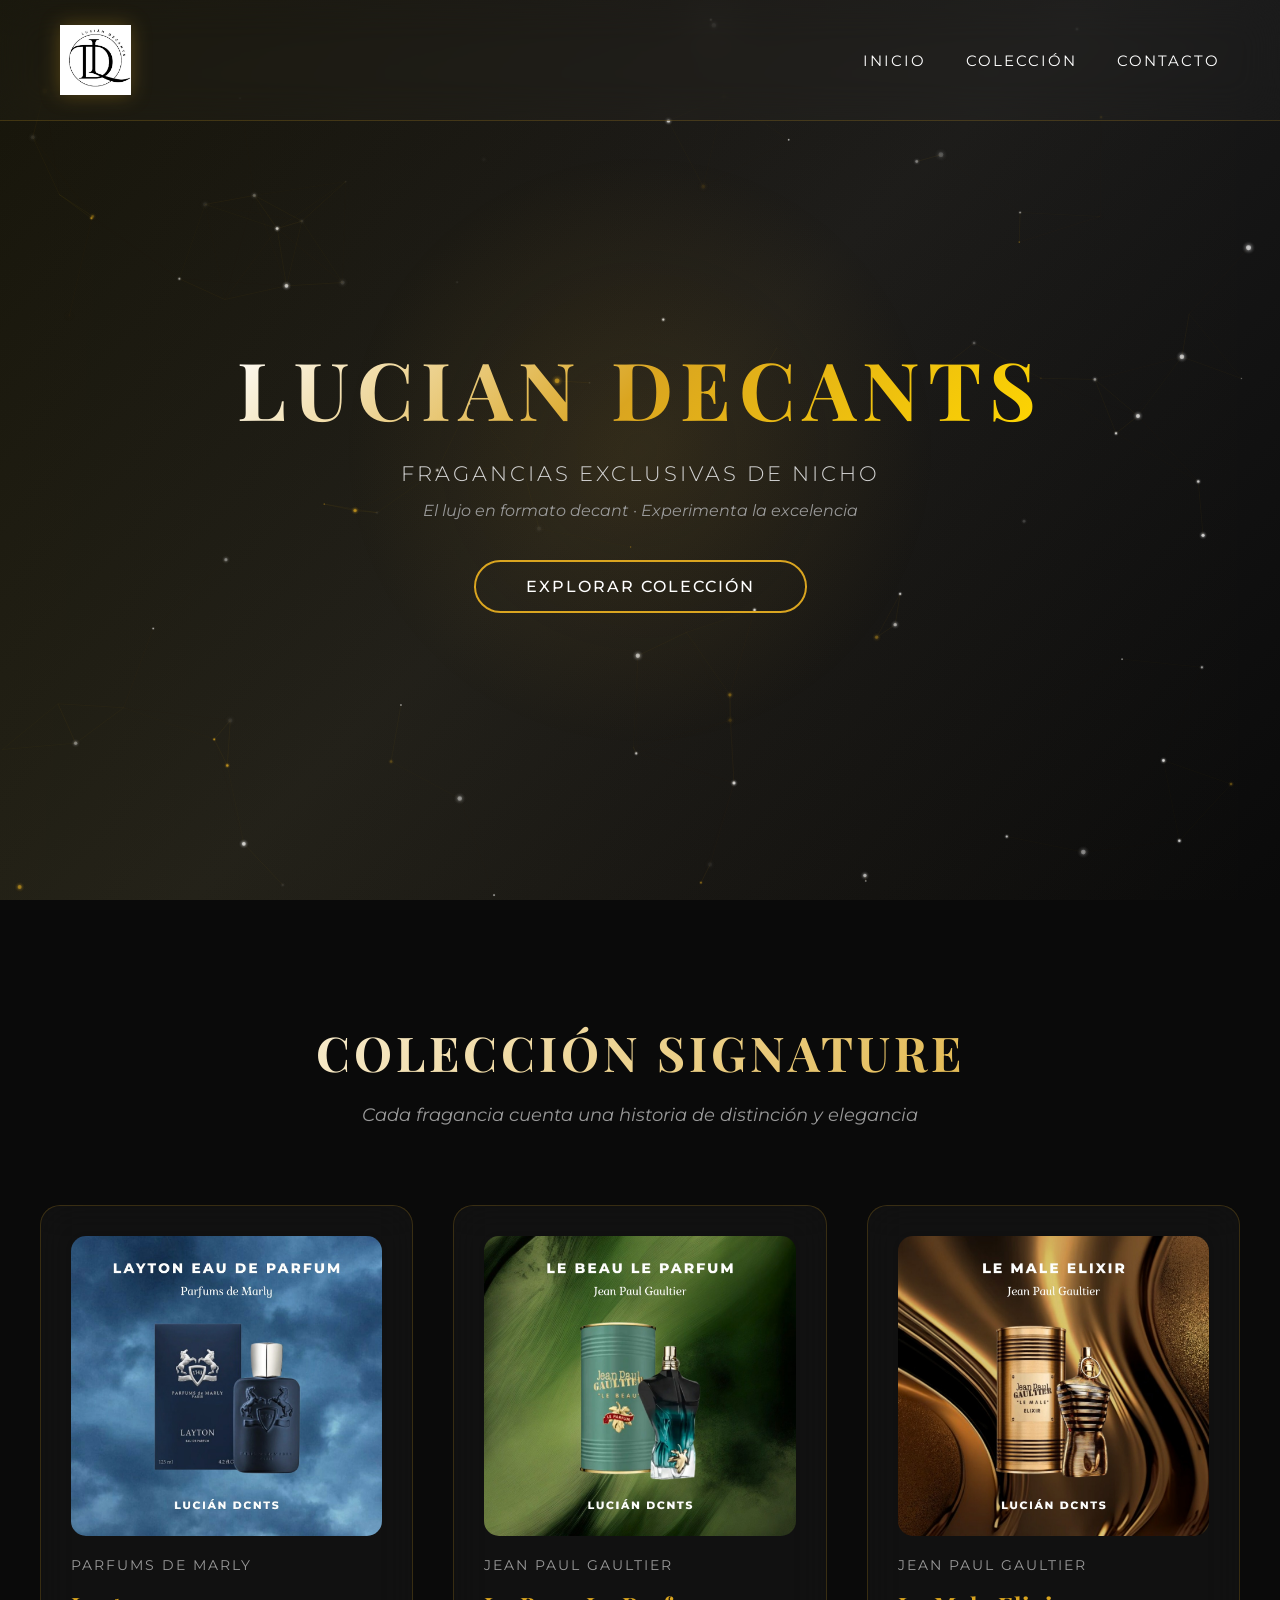
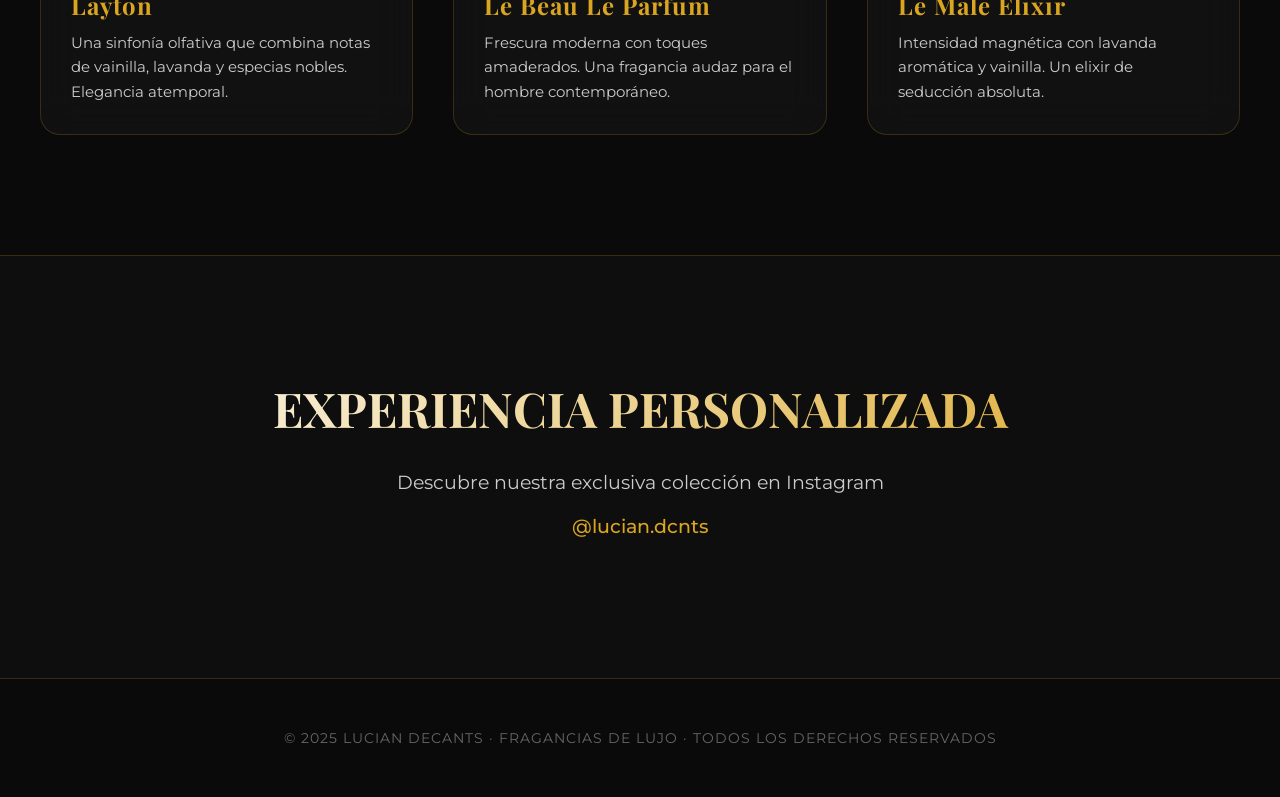
<file: index.html>
<!DOCTYPE html>
<html lang="es">
<head>
  <meta charset="UTF-8" />
  <meta name="viewport" content="width=device-width, initial-scale=1.0" />
  <title>Lucian Decants - Perfumería de Lujo</title>
  <link href="https://fonts.googleapis.com/css2?family=Playfair+Display:wght@400;500;700&family=Montserrat:wght@300;400;500&display=swap" rel="stylesheet">
  <style>
    * {
      margin: 0;
      padding: 0;
      box-sizing: border-box;
    }

    body {
      font-family: 'Montserrat', sans-serif;
      background: #0a0a0a;
      color: #fff;
      overflow-x: hidden;
    }

    /* Fondo animado de lujo con gradiente dorado */
    .luxury-bg {
      position: fixed;
      top: 0;
      left: 0;
      width: 100%;
      height: 100%;
      z-index: -2;
      background: linear-gradient(135deg, #0a0a0a 0%, #1a1a1a 50%, #0a0a0a 100%);
    }

    .luxury-bg::before {
      content: '';
      position: absolute;
      top: 0;
      left: -100%;
      width: 200%;
      height: 100%;
      background: linear-gradient(90deg, 
        transparent 0%, 
        rgba(218, 165, 32, 0.03) 25%,
        rgba(255, 215, 0, 0.05) 50%,
        rgba(218, 165, 32, 0.03) 75%,
        transparent 100%);
      animation: luxuryShine 15s ease-in-out infinite;
    }

    @keyframes luxuryShine {
      0%, 100% { transform: translateX(0); }
      50% { transform: translateX(50%); }
    }

    /* Canvas de partículas mejorado */
    canvas#particles {
      position: fixed;
      top: 0;
      left: 0;
      width: 100%;
      height: 100%;
      z-index: -1;
    }

    /* Header elegante */
    header {
      display: flex;
      justify-content: space-between;
      align-items: center;
      padding: 25px 60px;
      background: rgba(255, 255, 255, 0.02);
      backdrop-filter: blur(20px);
      border-bottom: 1px solid rgba(218, 165, 32, 0.2);
      position: fixed;
      width: 100%;
      top: 0;
      z-index: 1000;
      animation: slideDown 0.8s ease-out;
    }

    @keyframes slideDown {
      from {
        transform: translateY(-100px);
        opacity: 0;
      }
      to {
        transform: translateY(0);
        opacity: 1;
      }
    }

    .logo {
      height: 70px;
      filter: drop-shadow(0 0 10px rgba(218, 165, 32, 0.3));
      transition: transform 0.3s ease;
    }

    .logo:hover {
      transform: scale(1.05);
    }

    nav {
      display: flex;
      gap: 40px;
    }

    nav a {
      color: #fff;
      text-decoration: none;
      font-weight: 400;
      font-size: 0.95rem;
      letter-spacing: 2px;
      text-transform: uppercase;
      position: relative;
      transition: color 0.3s ease;
    }

    nav a::after {
      content: '';
      position: absolute;
      bottom: -5px;
      left: 0;
      width: 0;
      height: 1px;
      background: linear-gradient(90deg, #daa520, #ffd700);
      transition: width 0.4s ease;
    }

    nav a:hover {
      color: #daa520;
    }

    nav a:hover::after {
      width: 100%;
    }

    /* Hero Section Ultra Lujoso */
    .hero {
      min-height: 100vh;
      display: flex;
      flex-direction: column;
      justify-content: center;
      align-items: center;
      text-align: center;
      padding: 150px 20px 100px;
      position: relative;
      overflow: hidden;
    }

    .hero::before {
      content: '';
      position: absolute;
      top: 50%;
      left: 50%;
      transform: translate(-50%, -50%);
      width: 600px;
      height: 600px;
      background: radial-gradient(circle, rgba(218, 165, 32, 0.1) 0%, transparent 70%);
      animation: pulse 4s ease-in-out infinite;
    }

    @keyframes pulse {
      0%, 100% { transform: translate(-50%, -50%) scale(1); opacity: 0.5; }
      50% { transform: translate(-50%, -50%) scale(1.2); opacity: 0.8; }
    }

    .hero-content {
      position: relative;
      z-index: 1;
      animation: fadeInUp 1s ease-out 0.3s backwards;
    }

    @keyframes fadeInUp {
      from {
        opacity: 0;
        transform: translateY(50px);
      }
      to {
        opacity: 1;
        transform: translateY(0);
      }
    }

    .hero h1 {
      font-family: 'Playfair Display', serif;
      font-size: 5rem;
      font-weight: 700;
      letter-spacing: 8px;
      background: linear-gradient(135deg, #ffffff 0%, #daa520 50%, #ffd700 100%);
      -webkit-background-clip: text;
      -webkit-text-fill-color: transparent;
      background-clip: text;
      margin-bottom: 20px;
      animation: fadeInUp 1s ease-out 0.5s backwards;
    }

    .hero .tagline {
      font-size: 1.3rem;
      font-weight: 300;
      letter-spacing: 3px;
      color: #d4d4d4;
      margin-bottom: 15px;
      animation: fadeInUp 1s ease-out 0.7s backwards;
    }

    .hero .subtitle {
      font-size: 1rem;
      color: #999;
      margin-bottom: 40px;
      font-style: italic;
      animation: fadeInUp 1s ease-out 0.9s backwards;
    }

    .btn {
      display: inline-block;
      padding: 15px 50px;
      background: transparent;
      border: 2px solid #daa520;
      border-radius: 50px;
      color: #fff;
      text-decoration: none;
      font-weight: 500;
      letter-spacing: 2px;
      text-transform: uppercase;
      position: relative;
      overflow: hidden;
      transition: all 0.4s ease;
      animation: fadeInUp 1s ease-out 1.1s backwards;
    }

    .btn::before {
      content: '';
      position: absolute;
      top: 0;
      left: -100%;
      width: 100%;
      height: 100%;
      background: linear-gradient(90deg, transparent, rgba(218, 165, 32, 0.3), transparent);
      transition: left 0.5s ease;
    }

    .btn:hover::before {
      left: 100%;
    }

    .btn:hover {
      background: rgba(218, 165, 32, 0.2);
      transform: translateY(-3px);
      box-shadow: 0 10px 30px rgba(218, 165, 32, 0.3);
    }

    /* Sección de Perfumes Premium */
    #perfumes {
      padding: 120px 20px;
      position: relative;
    }

    #perfumes h2 {
      font-family: 'Playfair Display', serif;
      font-size: 3rem;
      text-align: center;
      margin-bottom: 20px;
      letter-spacing: 4px;
      background: linear-gradient(135deg, #ffffff, #daa520);
      -webkit-background-clip: text;
      -webkit-text-fill-color: transparent;
      background-clip: text;
    }

    .section-subtitle {
      text-align: center;
      color: #999;
      font-size: 1.1rem;
      margin-bottom: 80px;
      font-style: italic;
    }

    .perfume-grid {
      display: grid;
      grid-template-columns: repeat(auto-fit, minmax(280px, 1fr));
      gap: 40px;
      max-width: 1200px;
      margin: 0 auto;
    }

    .card {
      background: rgba(255, 255, 255, 0.03);
      backdrop-filter: blur(20px);
      border-radius: 20px;
      padding: 30px;
      border: 1px solid rgba(218, 165, 32, 0.2);
      transition: all 0.5s ease;
      cursor: pointer;
      opacity: 0;
      transform: translateY(50px);
      animation: cardFadeIn 0.8s ease-out forwards;
    }

    .card:nth-child(1) { animation-delay: 0.2s; }
    .card:nth-child(2) { animation-delay: 0.4s; }
    .card:nth-child(3) { animation-delay: 0.6s; }

    @keyframes cardFadeIn {
      to {
        opacity: 1;
        transform: translateY(0);
      }
    }

    .card:hover {
      transform: translateY(-15px) scale(1.02);
      border-color: rgba(218, 165, 32, 0.5);
      box-shadow: 0 20px 60px rgba(218, 165, 32, 0.2);
      background: rgba(255, 255, 255, 0.05);
    }

    .card-img-container {
      width: 100%;
      height: 300px;
      overflow: hidden;
      border-radius: 15px;
      margin-bottom: 20px;
      position: relative;
      background: rgba(0, 0, 0, 0.3);
    }

    .card-img-container::after {
      content: '';
      position: absolute;
      top: 0;
      left: -100%;
      width: 100%;
      height: 100%;
      background: linear-gradient(90deg, transparent, rgba(255, 255, 255, 0.1), transparent);
      transition: left 0.5s ease;
    }

    .card:hover .card-img-container::after {
      left: 100%;
    }

    .card img {
      width: 100%;
      height: 100%;
      object-fit: cover;
      transition: transform 0.5s ease;
    }

    .card:hover img {
      transform: scale(1.1);
    }

    .card h3 {
      font-family: 'Playfair Display', serif;
      font-size: 1.5rem;
      margin-bottom: 10px;
      color: #daa520;
      letter-spacing: 1px;
    }

    .card-brand {
      color: #999;
      font-size: 0.9rem;
      letter-spacing: 2px;
      text-transform: uppercase;
      margin-bottom: 15px;
    }

    .card-description {
      color: #ccc;
      font-size: 0.95rem;
      line-height: 1.6;
    }

    /* Contacto Elegante */
    #contacto {
      padding: 120px 20px;
      text-align: center;
      background: rgba(255, 255, 255, 0.02);
      border-top: 1px solid rgba(218, 165, 32, 0.2);
      border-bottom: 1px solid rgba(218, 165, 32, 0.2);
    }

    #contacto h2 {
      font-family: 'Playfair Display', serif;
      font-size: 3rem;
      margin-bottom: 30px;
      background: linear-gradient(135deg, #ffffff, #daa520);
      -webkit-background-clip: text;
      -webkit-text-fill-color: transparent;
      background-clip: text;
    }

    #contacto p {
      font-size: 1.2rem;
      color: #ccc;
      margin-bottom: 20px;
    }

    #contacto a {
      color: #daa520;
      text-decoration: none;
      font-weight: 500;
      transition: all 0.3s ease;
      position: relative;
    }

    #contacto a:hover {
      color: #ffd700;
      text-shadow: 0 0 20px rgba(218, 165, 32, 0.5);
    }

    /* Footer */
    footer {
      text-align: center;
      padding: 50px 20px;
      color: #666;
      font-size: 0.9rem;
      letter-spacing: 1px;
    }

    /* Responsive */
    @media (max-width: 768px) {
      header {
        padding: 20px 30px;
        flex-direction: column;
        gap: 20px;
      }

      nav {
        gap: 20px;
      }

      .hero h1 {
        font-size: 3rem;
        letter-spacing: 4px;
      }

      .hero .tagline {
        font-size: 1.1rem;
      }

      #perfumes h2, #contacto h2 {
        font-size: 2rem;
      }

      .perfume-grid {
        grid-template-columns: 1fr;
      }
    }
  </style>
</head>
<body>
  <div class="luxury-bg"></div>
  <canvas id="particles"></canvas>

  <header>
    <img src="logo.png" alt="Lucian Decants" class="logo" />
    <nav>
      <a href="#inicio">Inicio</a>
      <a href="#perfumes">Colección</a>
      <a href="#contacto">Contacto</a>
    </nav>
  </header>

  <section id="inicio" class="hero">
    <div class="hero-content">
      <h1>LUCIAN DECANTS</h1>
      <p class="tagline">FRAGANCIAS EXCLUSIVAS DE NICHO</p>
      <p class="subtitle">El lujo en formato decant · Experimenta la excelencia</p>
      <a href="#perfumes" class="btn">Explorar Colección</a>
    </div>
  </section>

  <section id="perfumes">
    <h2>COLECCIÓN SIGNATURE</h2>
    <p class="section-subtitle">Cada fragancia cuenta una historia de distinción y elegancia</p>
    <div class="perfume-grid">
      <div class="card">
        <div class="card-img-container">
          <img src="perfume1.jpg" alt="Layton Eau De Parfum">
        </div>
        <p class="card-brand">PARFUMS DE MARLY</p>
        <h3>Layton</h3>
        <p class="card-description">Una sinfonía olfativa que combina notas de vainilla, lavanda y especias nobles. Elegancia atemporal.</p>
      </div>
      <div class="card">
        <div class="card-img-container">
          <img src="perfume2.jpg" alt="Le Beau Le Parfum">
        </div>
        <p class="card-brand">JEAN PAUL GAULTIER</p>
        <h3>Le Beau Le Parfum</h3>
        <p class="card-description">Frescura moderna con toques amaderados. Una fragancia audaz para el hombre contemporáneo.</p>
      </div>
      <div class="card">
        <div class="card-img-container">
          <img src="perfume3.jpg" alt="Le Male Elixir">
        </div>
        <p class="card-brand">JEAN PAUL GAULTIER</p>
        <h3>Le Male Elixir</h3>
        <p class="card-description">Intensidad magnética con lavanda aromática y vainilla. Un elixir de seducción absoluta.</p>
      </div>

    </div>
  </section>

  <section id="contacto">
    <h2>EXPERIENCIA PERSONALIZADA</h2>
    <p>Descubre nuestra exclusiva colección en Instagram</p>
    <p><a href="https://instagram.com/lucian.dcnts" target="_blank">@lucian.dcnts</a></p>
  </section>

  <footer>
    <p>© 2025 LUCIAN DECANTS · FRAGANCIAS DE LUJO · TODOS LOS DERECHOS RESERVADOS</p>
  </footer>

  <script>
    // Sistema de partículas mejorado con efecto dorado
    const canvas = document.getElementById('particles');
    const ctx = canvas.getContext('2d');
    let particlesArray = [];

    canvas.width = window.innerWidth;
    canvas.height = window.innerHeight;

    window.addEventListener('resize', () => {
      canvas.width = window.innerWidth;
      canvas.height = window.innerHeight;
      init();
    });

    class Particle {
      constructor(x, y, size, speedX, speedY, color) {
        this.x = x;
        this.y = y;
        this.size = size;
        this.speedX = speedX;
        this.speedY = speedY;
        this.alpha = Math.random() * 0.5 + 0.3;
        this.color = color;
        this.pulseSpeed = Math.random() * 0.02 + 0.01;
        this.pulsePhase = Math.random() * Math.PI * 2;
      }

      update() {
        this.x += this.speedX * 0.15;
        this.y += this.speedY * 0.15;
        
        // Rebote suave
        if (this.x < 0 || this.x > canvas.width) this.speedX *= -1;
        if (this.y < 0 || this.y > canvas.height) this.speedY *= -1;
        
        // Pulsación
        this.pulsePhase += this.pulseSpeed;
        this.alpha = 0.3 + Math.sin(this.pulsePhase) * 0.3;
      }

      draw() {
        // Efecto de resplandor
        const gradient = ctx.createRadialGradient(this.x, this.y, 0, this.x, this.y, this.size * 3);
        gradient.addColorStop(0, this.color.replace('ALPHA', this.alpha));
        gradient.addColorStop(0.5, this.color.replace('ALPHA', this.alpha * 0.3));
        gradient.addColorStop(1, 'rgba(0,0,0,0)');
        
        ctx.fillStyle = gradient;
        ctx.beginPath();
        ctx.arc(this.x, this.y, this.size * 3, 0, Math.PI * 2);
        ctx.fill();
        
        // Partícula central
        ctx.fillStyle = this.color.replace('ALPHA', this.alpha);
        ctx.beginPath();
        ctx.arc(this.x, this.y, this.size, 0, Math.PI * 2);
        ctx.fill();
      }
    }

    function init() {
      particlesArray = [];
      const numberOfParticles = 100;
      
      for (let i = 0; i < numberOfParticles; i++) {
        const x = Math.random() * canvas.width;
        const y = Math.random() * canvas.height;
        const size = Math.random() * 2 + 0.5;
        const speedX = (Math.random() - 0.5) * 0.4;
        const speedY = (Math.random() - 0.5) * 0.4;
        
        // Mix de partículas blancas y doradas
        const color = Math.random() > 0.7 
          ? 'rgba(218, 165, 32, ALPHA)'  // Dorado
          : 'rgba(255, 255, 255, ALPHA)'; // Blanco
        
        particlesArray.push(new Particle(x, y, size, speedX, speedY, color));
      }
    }

    function connectParticles() {
      for (let i = 0; i < particlesArray.length; i++) {
        for (let j = i + 1; j < particlesArray.length; j++) {
          const dx = particlesArray[i].x - particlesArray[j].x;
          const dy = particlesArray[i].y - particlesArray[j].y;
          const distance = Math.sqrt(dx * dx + dy * dy);
          
          if (distance < 120) {
            const opacity = (1 - distance / 120) * 0.15;
            ctx.strokeStyle = `rgba(218, 165, 32, ${opacity})`;
            ctx.lineWidth = 0.5;
            ctx.beginPath();
            ctx.moveTo(particlesArray[i].x, particlesArray[i].y);
            ctx.lineTo(particlesArray[j].x, particlesArray[j].y);
            ctx.stroke();
          }
        }
      }
    }

    function animate() {
      ctx.clearRect(0, 0, canvas.width, canvas.height);
      
      particlesArray.forEach(particle => {
        particle.update();
        particle.draw();
      });
      
      connectParticles();
      requestAnimationFrame(animate);
    }

    init();
    animate();

    // Smooth scroll
    document.querySelectorAll('a[href^="#"]').forEach(anchor => {
      anchor.addEventListener('click', function (e) {
        e.preventDefault();
        const target = document.querySelector(this.getAttribute('href'));
        if (target) {
          target.scrollIntoView({
            behavior: 'smooth',
            block: 'start'
          });
        }
      });
    });
  </script>
</body>
</html>
</file>
